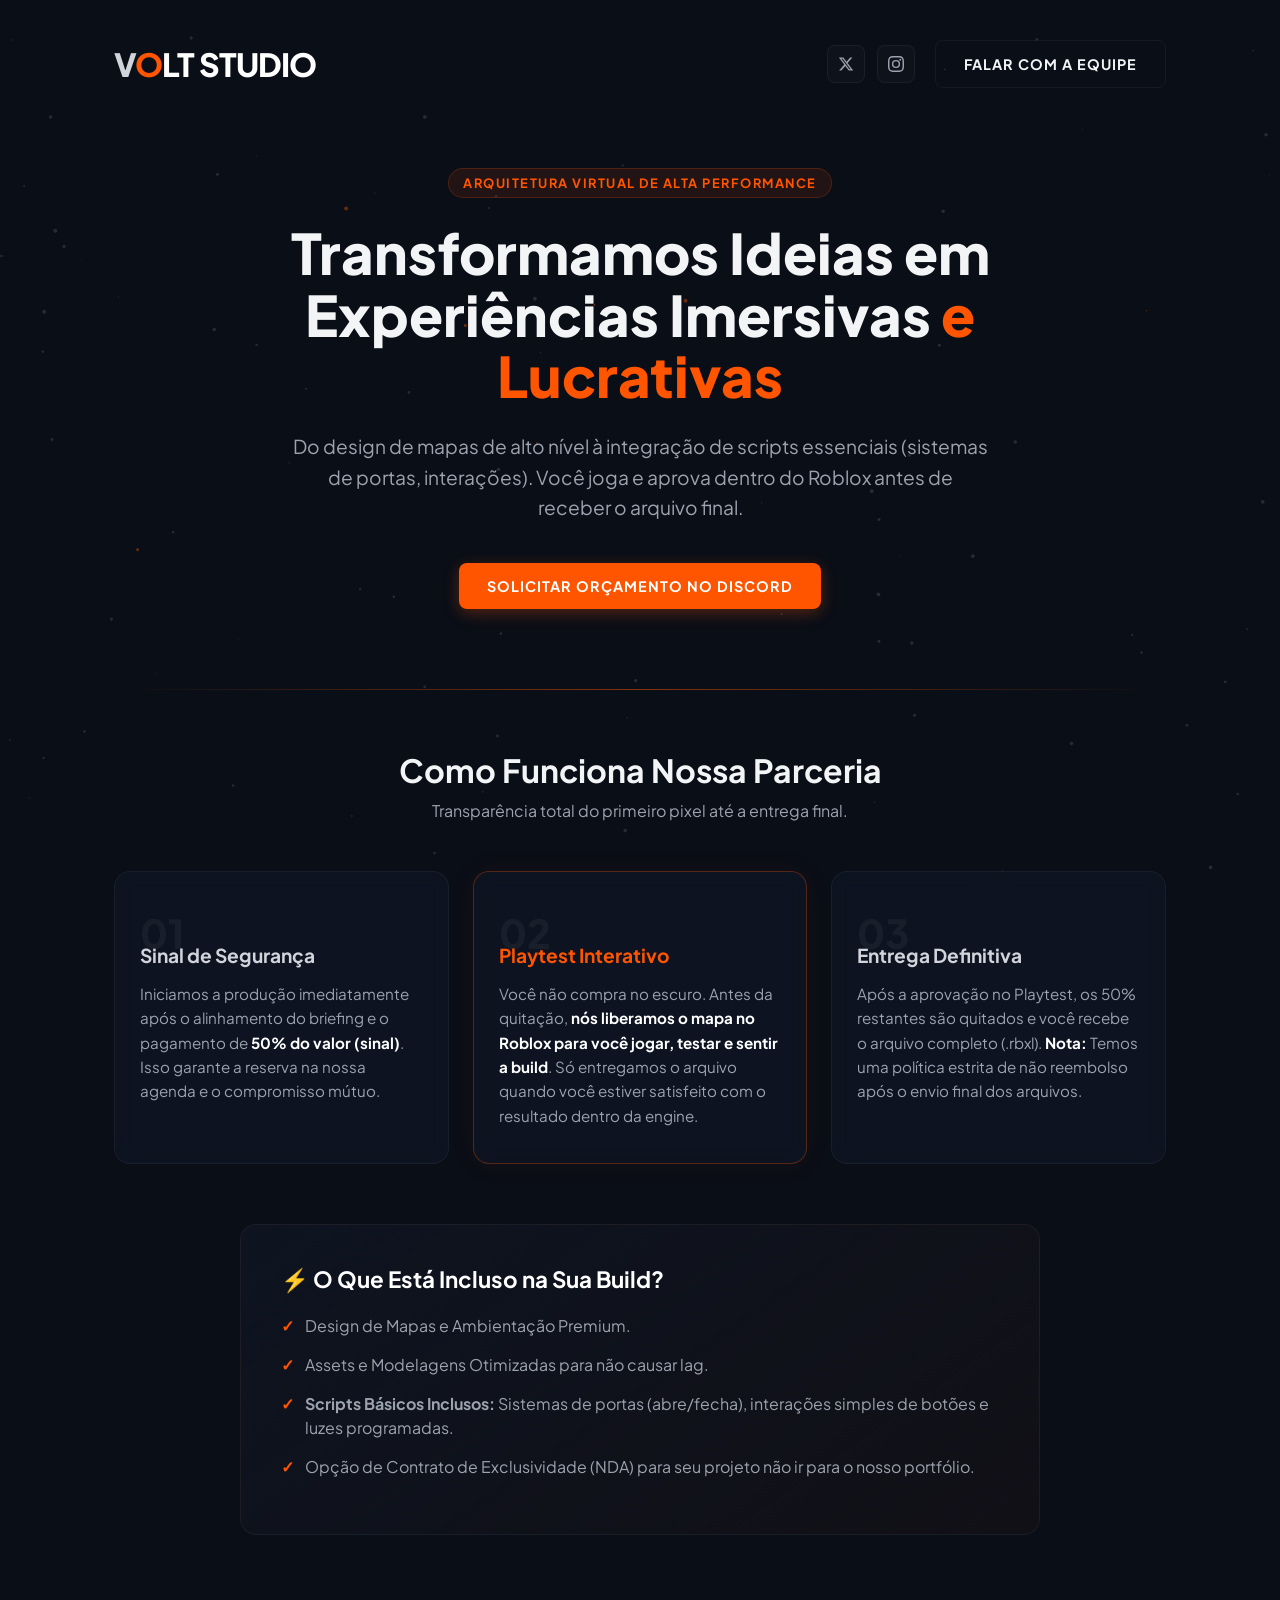
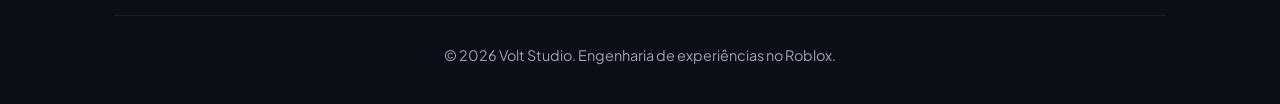
<file: index.html>
<!DOCTYPE html>
<html lang="pt-BR">
<head>
    <meta charset="UTF-8">
    <meta name="viewport" content="width=device-width, initial-scale=1.0">
    <title>Volt Studio | Roblox High-End Build</title>
    
    <link rel="preconnect" href="https://fonts.googleapis.com">
    <link rel="preconnect" href="https://fonts.gstatic.com" crossorigin>
    <link href="https://fonts.googleapis.com/css2?family=Plus+Jakarta+Sans:wght@400;500;700;800&display=swap" rel="stylesheet">
    
    <link rel="stylesheet" href="style.css">
</head>
<body>

    <canvas id="ambient-canvas"></canvas>

    <div class="app-wrapper">
        
        <header class="main-header">
            <div class="logo-container">
                <span class="logo-v">V</span><span class="logo-o">O</span><span class="logo-rest">LT STUDIO</span>
            </div>
            
            <nav class="nav-socials">
                <div class="social-icons-group">
                    <a href="https://x.com/voltstudio_" target="_blank" rel="noopener noreferrer" aria-label="Twitter">
                        <svg viewBox="0 0 24 24" width="16" height="16"><path d="M18.244 2.25h3.308l-7.227 8.26 8.502 11.24H16.17l-5.214-6.817L4.99 21.75H1.68l7.73-8.835L1.254 2.25H8.08l4.713 6.231zm-1.161 17.52h1.833L7.084 4.126H5.117z"/></svg>
                    </a>
                    <a href="https://www.instagram.com/voltstudio0_/" target="_blank" rel="noopener noreferrer" aria-label="Instagram">
                        <svg viewBox="0 0 24 24" width="16" height="16"><path d="M12 2.163c3.204 0 3.584.012 4.85.07 3.252.148 4.771 1.691 4.919 4.919.058 1.265.069 1.645.069 4.849 0 3.205-.012 3.584-.069 4.849-.149 3.225-1.664 4.771-4.919 4.919-1.266.058-1.644.07-4.85.07-3.204 0-3.584-.012-4.849-.07-3.26-.149-4.771-1.699-4.919-4.92-.058-1.265-.07-1.644-.07-4.849 0-3.204.013-3.583.07-4.849.149-3.227 1.664-4.771 4.919-4.919 1.266-.057 1.645-.069 4.849-.069zM12 0C8.741 0 8.333.014 7.053.072 2.695.272.273 2.69.073 7.051.014 8.333 0 8.741 0 12c0 3.259.014 3.668.072 4.948.2 4.358 2.618 6.78 6.98 6.98 1.281.058 1.689.072 4.948.072 3.259 0 3.668-.014 4.948-.072 4.354-.2 6.782-2.618 6.979-6.98.059-1.28.073-1.689.073-4.948 0-3.259-.014-3.667-.072-4.947-.196-4.354-2.617-6.78-6.979-6.98C15.668.014 15.259 0 12 0zm0 5.838a6.162 6.162 0 1 0 0 12.324 6.162 6.162 0 0 0 0-12.324zM12 16a4 4 0 1 1 0-8 4 4 0 0 1 0 8zm6.406-11.845a1.44 1.44 0 1 0 0 2.881 1.44 1.44 0 0 0 0-2.881z"/></svg>
                    </a>
                </div>
                
                <a href="https://discord.gg/YEeSHvWg" target="_blank" rel="noopener noreferrer" class="cta-button outline">
                    Falar com a Equipe
                </a>
            </nav>
        </header>

        <main class="hero-section">
            <div class="badge-marketing">ARQUITETURA VIRTUAL DE ALTA PERFORMANCE</div>
            <h1 class="main-headline">Transformamos Ideias em Experiências Imersivas <span class="highlight-orange">e Lucrativas</span></h1>
            <p class="sub-headline">Do design de mapas de alto nível à integração de scripts essenciais (sistemas de portas, interações). Você joga e aprova dentro do Roblox antes de receber o arquivo final.</p>
            
            <div class="hero-actions">
                <a href="https://discord.gg/YEeSHvWg" class="cta-button solid" target="_blank">
                    Solicitar Orçamento no Discord
                </a>
            </div>
        </main>

        <div class="divider-line"></div>

        <section class="marketing-grid">
            <div class="section-title">
                <h2>Como Funciona Nossa Parceria</h2>
                <p>Transparência total do primeiro pixel até a entrega final.</p>
            </div>
            
            <div class="cards-container">
                <div class="feature-card">
                    <div class="card-icon">01</div>
                    <h3>Sinal de Segurança</h3>
                    <p>Iniciamos a produção imediatamente após o alinhamento do briefing e o pagamento de <strong>50% do valor (sinal)</strong>. Isso garante a reserva na nossa agenda e o compromisso mútuo.</p>
                </div>
                
                <div class="feature-card highlight-card">
                    <div class="card-icon">02</div>
                    <h3>Playtest Interativo</h3>
                    <p>Você não compra no escuro. Antes da quitação, <strong>nós liberamos o mapa no Roblox para você jogar, testar e sentir a build</strong>. Só entregamos o arquivo quando você estiver satisfeito com o resultado dentro da engine.</p>
                </div>
                
                <div class="feature-card">
                    <div class="card-icon">03</div>
                    <h3>Entrega Definitiva</h3>
                    <p>Após a aprovação no Playtest, os 50% restantes são quitados e você recebe o arquivo completo (.rbxl). <strong>Nota:</strong> Temos uma política estrita de não reembolso após o envio final dos arquivos.</p>
                </div>
            </div>
        </section>

        <section class="scope-section">
            <div class="scope-box">
                <h3>⚡ O Que Está Incluso na Sua Build?</h3>
                <ul class="scope-list">
                    <li>Design de Mapas e Ambientação Premium.</li>
                    <li>Assets e Modelagens Otimizadas para não causar lag.</li>
                    <li><strong>Scripts Básicos Inclusos:</strong> Sistemas de portas (abre/fecha), interações simples de botões e luzes programadas.</li>
                    <li>Opção de Contrato de Exclusividade (NDA) para seu projeto não ir para o nosso portfólio.</li>
                </ul>
            </div>
        </section>

        <footer>
            <p>© 2026 Volt Studio. Engenharia de experiências no Roblox.</p>
        </footer>
    </div>

    <script src="script.js"></script>
</body>
</html>
</file>
<file: style.css>
:root {
    /* Paleta da Identidade Visual */
    --bg-deep-blue: #0A0E17;
    --logo-gray: #D1D5DB;
    --volt-orange: #FF5500;
    --text-main: #F3F4F6;
    --text-muted: #9CA3AF;
    --card-bg: rgba(16, 24, 39, 0.6);
    --card-border: rgba(255, 255, 255, 0.05);
    
    --font-global: 'Plus Jakarta Sans', sans-serif;
}

* {
    margin: 0;
    padding: 0;
    box-sizing: border-box;
    font-family: var(--font-global);
}

body {
    background-color: var(--bg-deep-blue);
    color: var(--text-main);
    overflow-x: hidden;
    min-height: 100vh;
}

/* Efeito de Fundo Interativo */
#ambient-canvas {
    position: fixed;
    top: 0;
    left: 0;
    width: 100%;
    height: 100%;
    z-index: 1;
    pointer-events: none;
}

.app-wrapper {
    position: relative;
    z-index: 2;
    max-width: 1100px;
    margin: 0 auto;
    padding: 40px 24px;
}

/* Header & Logo */
.main-header {
    display: flex;
    justify-content: space-between;
    align-items: center;
    margin-bottom: 80px;
}

.logo-container {
    font-size: 2rem;
    font-weight: 800;
    letter-spacing: -1px;
    user-select: none;
}

.logo-v { color: var(--logo-gray); }
.logo-o { color: var(--volt-orange); }
.logo-rest { color: #ffffff; }

/* Navegação e Redes Sociais Secundárias */
.nav-socials {
    display: flex;
    align-items: center;
    gap: 20px;
}

.social-icons-group {
    display: flex;
    gap: 12px;
}

.social-icons-group a {
    display: flex;
    justify-content: center;
    align-items: center;
    width: 38px;
    height: 38px;
    border-radius: 8px;
    background: rgba(255, 255, 255, 0.02);
    border: 1px solid var(--card-border);
    fill: var(--text-muted);
    transition: all 0.3s cubic-bezier(0.16, 1, 0.3, 1);
}

.social-icons-group a:hover {
    fill: var(--volt-orange);
    border-color: rgba(255, 85, 0, 0.4);
    background: rgba(255, 85, 0, 0.08);
    transform: translateY(-3px);
    box-shadow: 0 5px 15px rgba(255, 85, 0, 0.15);
}

/* Botões */
.cta-button {
    display: inline-flex;
    align-items: center;
    justify-content: center;
    padding: 14px 28px;
    font-weight: 700;
    border-radius: 8px;
    text-decoration: none;
    transition: all 0.3s ease;
    text-transform: uppercase;
    letter-spacing: 1px;
    font-size: 0.9rem;
}

.cta-button.outline {
    background: transparent;
    color: var(--text-main);
    border: 1px solid var(--card-border);
}

.cta-button.outline:hover {
    border-color: var(--volt-orange);
    color: var(--volt-orange);
}

.cta-button.solid {
    background: var(--volt-orange);
    color: #ffffff;
    border: none;
    box-shadow: 0 4px 15px rgba(255, 85, 0, 0.3);
}

.cta-button.solid:hover {
    transform: translateY(-2px);
    box-shadow: 0 8px 25px rgba(255, 85, 0, 0.5);
}

/* Hero Section */
.hero-section {
    text-align: center;
    max-width: 850px;
    margin: 0 auto 80px auto;
}

.badge-marketing {
    display: inline-block;
    padding: 6px 14px;
    background: rgba(255, 85, 0, 0.1);
    color: var(--volt-orange);
    border: 1px solid rgba(255, 85, 0, 0.2);
    border-radius: 20px;
    font-size: 0.8rem;
    font-weight: 700;
    letter-spacing: 1.5px;
    margin-bottom: 24px;
}

.main-headline {
    font-size: 3.5rem;
    line-height: 1.1;
    font-weight: 800;
    margin-bottom: 24px;
}

.highlight-orange {
    color: var(--volt-orange);
}

.sub-headline {
    font-size: 1.2rem;
    color: var(--text-muted);
    line-height: 1.6;
    margin-bottom: 40px;
    max-width: 700px;
    margin-left: auto;
    margin-right: auto;
}

/* Divisor */
.divider-line {
    height: 1px;
    background: linear-gradient(90deg, transparent, rgba(255, 85, 0, 0.5), transparent);
    margin: 60px 0;
}

/* Grid de Regras de Venda */
.section-title {
    text-align: center;
    margin-bottom: 50px;
}

.section-title h2 {
    font-size: 2rem;
    margin-bottom: 10px;
}

.section-title p {
    color: var(--text-muted);
}

.cards-container {
    display: grid;
    grid-template-columns: repeat(3, 1fr);
    gap: 24px;
    margin-bottom: 60px;
}

.feature-card {
    background: var(--card-bg);
    border: 1px solid var(--card-border);
    padding: 35px 25px;
    border-radius: 16px;
    backdrop-filter: blur(10px);
    transition: transform 0.3s ease;
}

.feature-card:hover {
    transform: translateY(-5px);
    border-color: rgba(255, 255, 255, 0.1);
}

.highlight-card {
    border-color: rgba(255, 85, 0, 0.3);
    position: relative;
    box-shadow: 0 0 30px rgba(255, 85, 0, 0.05);
}

.card-icon {
    font-size: 2.5rem;
    font-weight: 800;
    color: rgba(255, 255, 255, 0.05);
    margin-bottom: -15px;
}

.feature-card h3 {
    font-size: 1.2rem;
    margin-bottom: 15px;
    color: var(--logo-gray);
}

.highlight-card h3 {
    color: var(--volt-orange);
}

.feature-card p {
    color: var(--text-muted);
    font-size: 0.95rem;
    line-height: 1.6;
}

.feature-card p strong {
    color: #fff;
}

/* Escopo da Build */
.scope-box {
    background: linear-gradient(145deg, var(--card-bg), rgba(255, 85, 0, 0.03));
    border: 1px solid var(--card-border);
    border-radius: 16px;
    padding: 40px;
    max-width: 800px;
    margin: 0 auto 80px auto;
}

.scope-box h3 {
    margin-bottom: 20px;
    font-size: 1.4rem;
    color: #fff;
}

.scope-list {
    list-style: none;
}

.scope-list li {
    color: var(--text-muted);
    margin-bottom: 15px;
    padding-left: 24px;
    position: relative;
    line-height: 1.5;
}

.scope-list li::before {
    content: '✓';
    position: absolute;
    left: 0;
    color: var(--volt-orange);
    font-weight: bold;
}

footer {
    text-align: center;
    color: var(--text-muted);
    font-size: 0.9rem;
    border-top: 1px solid var(--card-border);
    padding-top: 30px;
}

/* Responsividade Mobile */
@media (max-width: 900px) {
    .cards-container { grid-template-columns: 1fr; }
    .main-headline { font-size: 2.5rem; }
    .main-header { flex-direction: column; gap: 20px; }
    .nav-socials { flex-direction: column-reverse; gap: 25px; }
}
</file>
